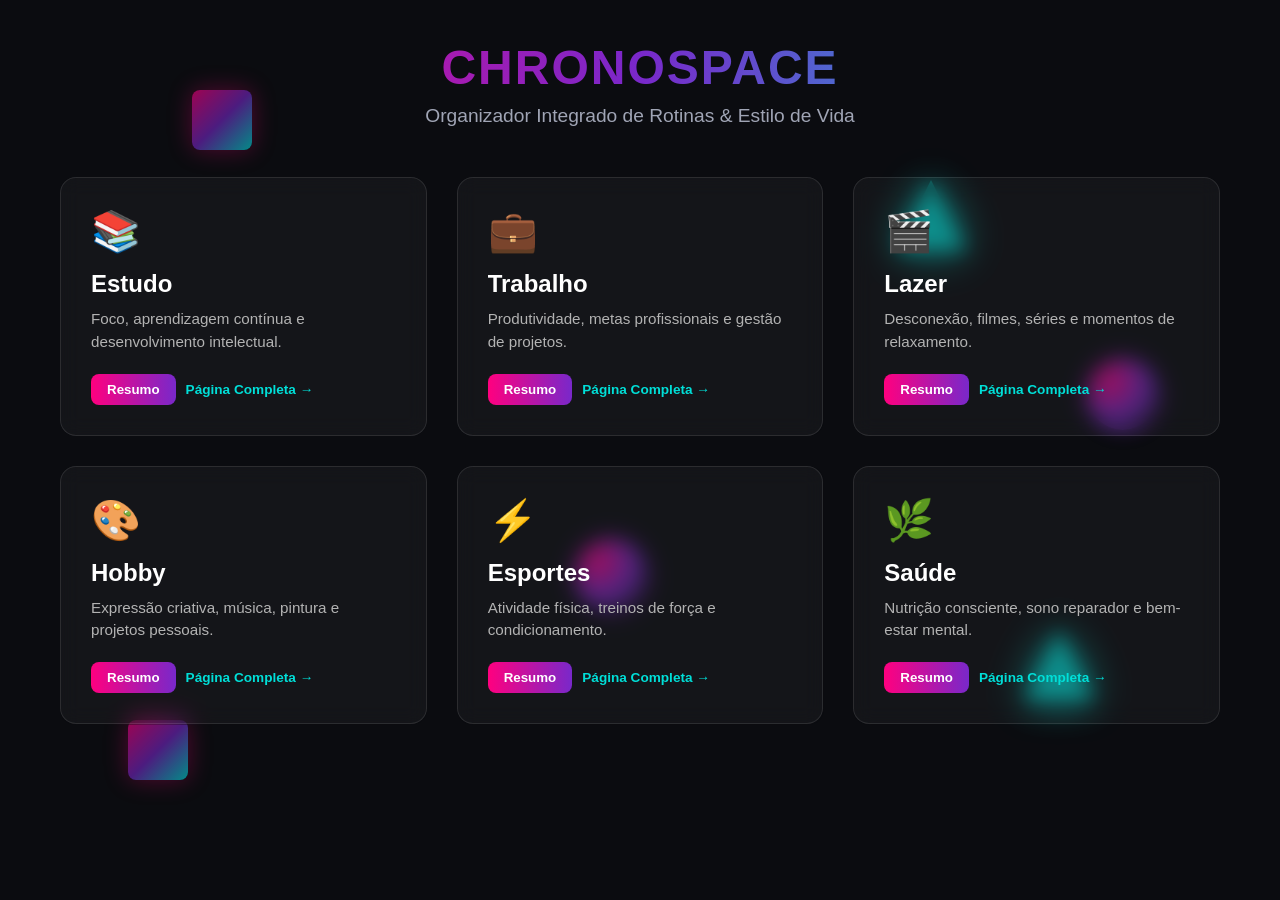
<file: index.html>
<!DOCTYPE html>
<html lang="pt-PT">
<head>
    <meta charset="UTF-8">
    <meta name="viewport" content="width=device-width, initial-scale=1.0">
    <title>ChronoSpace - Organizador de Rotinas 3D</title>
    <link rel="stylesheet" href="style.css">
</head>
<body>

    <!-- Fundo de Formas 3D Flutuantes -->
    <div class="space-background">
        <div class="shape cube shape-1"></div>
        <div class="shape pyramid shape-2"></div>
        <div class="shape sphere shape-3"></div>
        <div class="shape cube shape-4"></div>
        <div class="shape pyramid shape-5"></div>
        <div class="shape sphere shape-6"></div>
    </div>

    <!-- Conteúdo Principal -->
    <div class="container">
        <header class="header">
            <h1>ChronoSpace</h1>
            <p>Organizador Integrado de Rotinas & Estilo de Vida</p>
        </header>

        <main class="cards-grid">
            <!-- Card Estudo -->
            <div class="card" onclick="openModal('modal-estudo')">
                <div class="card-icon">📚</div>
                <h2>Estudo</h2>
                <p>Foco, aprendizagem contínua e desenvolvimento intelectual.</p>
                <div class="card-actions">
                    <button class="btn-modal" onclick="event.stopPropagation(); openModal('modal-estudo')">Resumo</button>
                    <a href="estudo.html" class="btn-link" onclick="event.stopPropagation()">Página Completa &rarr;</a>
                </div>
            </div>

            <!-- Card Trabalho -->
            <div class="card" onclick="openModal('modal-trabalho')">
                <div class="card-icon">💼</div>
                <h2>Trabalho</h2>
                <p>Produtividade, metas profissionais e gestão de projetos.</p>
                <div class="card-actions">
                    <button class="btn-modal" onclick="event.stopPropagation(); openModal('modal-trabalho')">Resumo</button>
                    <a href="trabalho.html" class="btn-link" onclick="event.stopPropagation()">Página Completa &rarr;</a>
                </div>
            </div>

            <!-- Card Lazer -->
            <div class="card" onclick="openModal('modal-lazer')">
                <div class="card-icon">🎬</div>
                <h2>Lazer</h2>
                <p>Desconexão, filmes, séries e momentos de relaxamento.</p>
                <div class="card-actions">
                    <button class="btn-modal" onclick="event.stopPropagation(); openModal('modal-lazer')">Resumo</button>
                    <a href="lazer.html" class="btn-link" onclick="event.stopPropagation()">Página Completa &rarr;</a>
                </div>
            </div>

            <!-- Card Hobby -->
            <div class="card" onclick="openModal('modal-hobby')">
                <div class="card-icon">🎨</div>
                <h2>Hobby</h2>
                <p>Expressão criativa, música, pintura e projetos pessoais.</p>
                <div class="card-actions">
                    <button class="btn-modal" onclick="event.stopPropagation(); openModal('modal-hobby')">Resumo</button>
                    <a href="hobby.html" class="btn-link" onclick="event.stopPropagation()">Página Completa &rarr;</a>
                </div>
            </div>

            <!-- Card Esportes -->
            <div class="card" onclick="openModal('modal-esportes')">
                <div class="card-icon">⚡</div>
                <h2>Esportes</h2>
                <p>Atividade física, treinos de força e condicionamento.</p>
                <div class="card-actions">
                    <button class="btn-modal" onclick="event.stopPropagation(); openModal('modal-esportes')">Resumo</button>
                    <a href="esportes.html" class="btn-link" onclick="event.stopPropagation()">Página Completa &rarr;</a>
                </div>
            </div>

            <!-- Card Saúde -->
            <div class="card" onclick="openModal('modal-saude')">
                <div class="card-icon">🌿</div>
                <h2>Saúde</h2>
                <p>Nutrição consciente, sono reparador e bem-estar mental.</p>
                <div class="card-actions">
                    <button class="btn-modal" onclick="event.stopPropagation(); openModal('modal-saude')">Resumo</button>
                    <a href="saude.html" class="btn-link" onclick="event.stopPropagation()">Página Completa &rarr;</a>
                </div>
            </div>
        </main>
    </div>

    <!-- Modais -->
    <div id="modal-estudo" class="modal">
        <div class="modal-content">
            <span class="close-btn" onclick="closeModal('modal-estudo')">&times;</span>
            <h2>📚 Rotina de Estudo</h2>
            <p><strong>Meta diária:</strong> 2 horas de estudo focado (Técnica Pomodoro).</p>
            <ul>
                <li>Leitura de artigos científicos e livros técnicos</li>
                <li>Prática de programação e resolução de problemas</li>
                <li>Revisão de anotações e mapas mentais</li>
            </ul>
        </div>
    </div>

    <div id="modal-trabalho" class="modal">
        <div class="modal-content">
            <span class="close-btn" onclick="closeModal('modal-trabalho')">&times;</span>
            <h2>💼 Rotina de Trabalho</h2>
            <p><strong>Meta diária:</strong> Organização de tarefas e prioridades.</p>
            <ul>
                <li>Planeamento matinal de tarefas urgentes</li>
                <li>Reuniões de alinhamento com a equipa</li>
                <li>Blocos de trabalho profundo sem distrações</li>
            </ul>
        </div>
    </div>

    <div id="modal-lazer" class="modal">
        <div class="modal-content">
            <span class="close-btn" onclick="closeModal('modal-lazer')">&times;</span>
            <h2>🎬 Rotina de Lazer</h2>
            <p><strong>Meta diária:</strong> Descanso mental de qualidade.</p>
            <ul>
                <li>Assistir a episódios de séries ou documentários</li>
                <li>Tempo com amigos e família</li>
                <li>Desconexão de e-mails e notificações de trabalho</li>
            </ul>
        </div>
    </div>

    <div id="modal-hobby" class="modal">
        <div class="modal-content">
            <span class="close-btn" onclick="closeModal('modal-hobby')">&times;</span>
            <h2>🎨 Rotina de Hobby</h2>
            <p><strong>Meta semanal:</strong> Dedicação a projetos pessoais sem pressão.</p>
            <ul>
                <li>Prática de instrumento musical ou desenho</li>
                <li>Leitura de ficção e literatura clássica</li>
                <li>Exploração de novas ferramentas tecnológicas</li>
            </ul>
        </div>
    </div>

    <div id="modal-esportes" class="modal">
        <div class="modal-content">
            <span class="close-btn" onclick="closeModal('modal-esportes')">&times;</span>
            <h2>⚡ Rotina de Esportes</h2>
            <p><strong>Meta diária:</strong> 45 a 60 minutos de treino físico.</p>
            <ul>
                <li>Treino de musculação / calistenia</li>
                <li>Exercícios cardiovasculares (corrida ou ciclismo)</li>
                <li>Alongamento e mobilidade articular</li>
            </ul>
        </div>
    </div>

    <div id="modal-saude" class="modal">
        <div class="modal-content">
            <span class="close-btn" onclick="closeModal('modal-saude')">&times;</span>
            <h2>🌿 Rotina de Saúde</h2>
            <p><strong>Meta diária:</strong> Hidratação e equilíbrio fisiológico.</p>
            <ul>
                <li>Ingestão de pelo menos 2.5 Litros de água</li>
                <li>Refeições equilibradas e ricas em nutrientes</li>
                <li>Higiene do sono para garantir 7-8 horas de descanso</li>
            </ul>
        </div>
    </div>

    <!-- JavaScript Integrado -->
    <script>
        function openModal(id) {
            document.getElementById(id).style.display = 'flex';
        }

        function closeModal(id) {
            document.getElementById(id).style.display = 'none';
        }

        // Fechar o modal ao clicar fora da caixa do conteúdo
        window.onclick = function(event) {
            let modals = document.getElementsByClassName('modal');
            for (let i = 0; i < modals.length; i++) {
                if (event.target == modals[i]) {
                    modals[i].style.display = 'none';
                }
            }
        }
    </script>
</body>
</html>
</file>
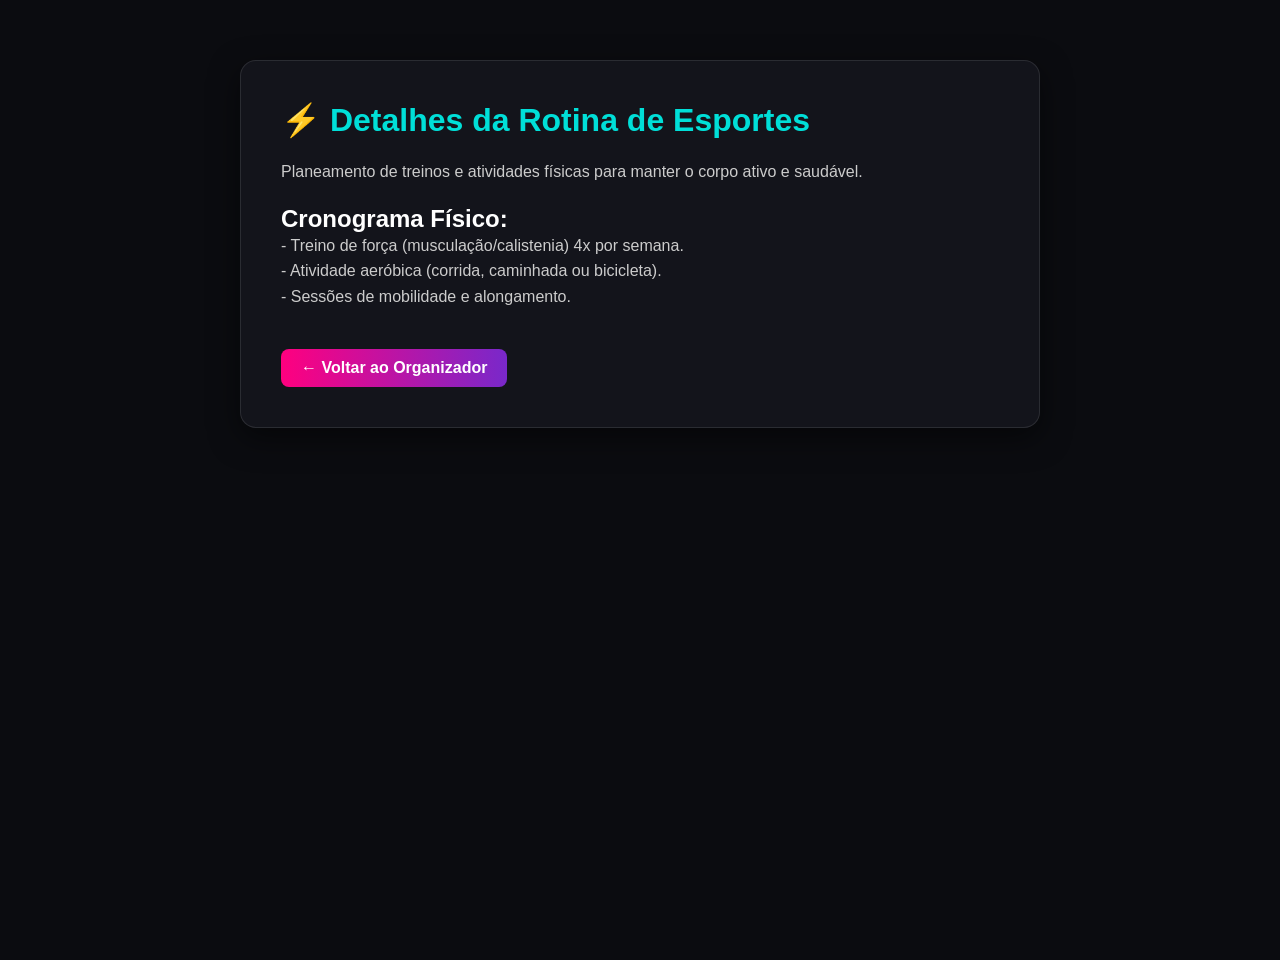
<file: esportes.html>
<!DOCTYPE html>
<html lang="pt-PT">
<head>
    <meta charset="UTF-8">
    <meta name="viewport" content="width=device-width, initial-scale=1.0">
    <title>ChronoSpace - Plano de Esportes</title>
    <link rel="stylesheet" href="style.css">
</head>
<body>
    <div class="page-container">
        <h1>⚡ Detalhes da Rotina de Esportes</h1>
        <p>Planeamento de treinos e atividades físicas para manter o corpo ativo e saudável.</p>

        <h2>Cronograma Físico:</h2>
        <p>- Treino de força (musculação/calistenia) 4x por semana.<br>
           - Atividade aeróbica (corrida, caminhada ou bicicleta).<br>
           - Sessões de mobilidade e alongamento.</p>

        <a href="index.html" class="back-btn">&larr; Voltar ao Organizador</a>
    </div>
</body>
</html>
</file>
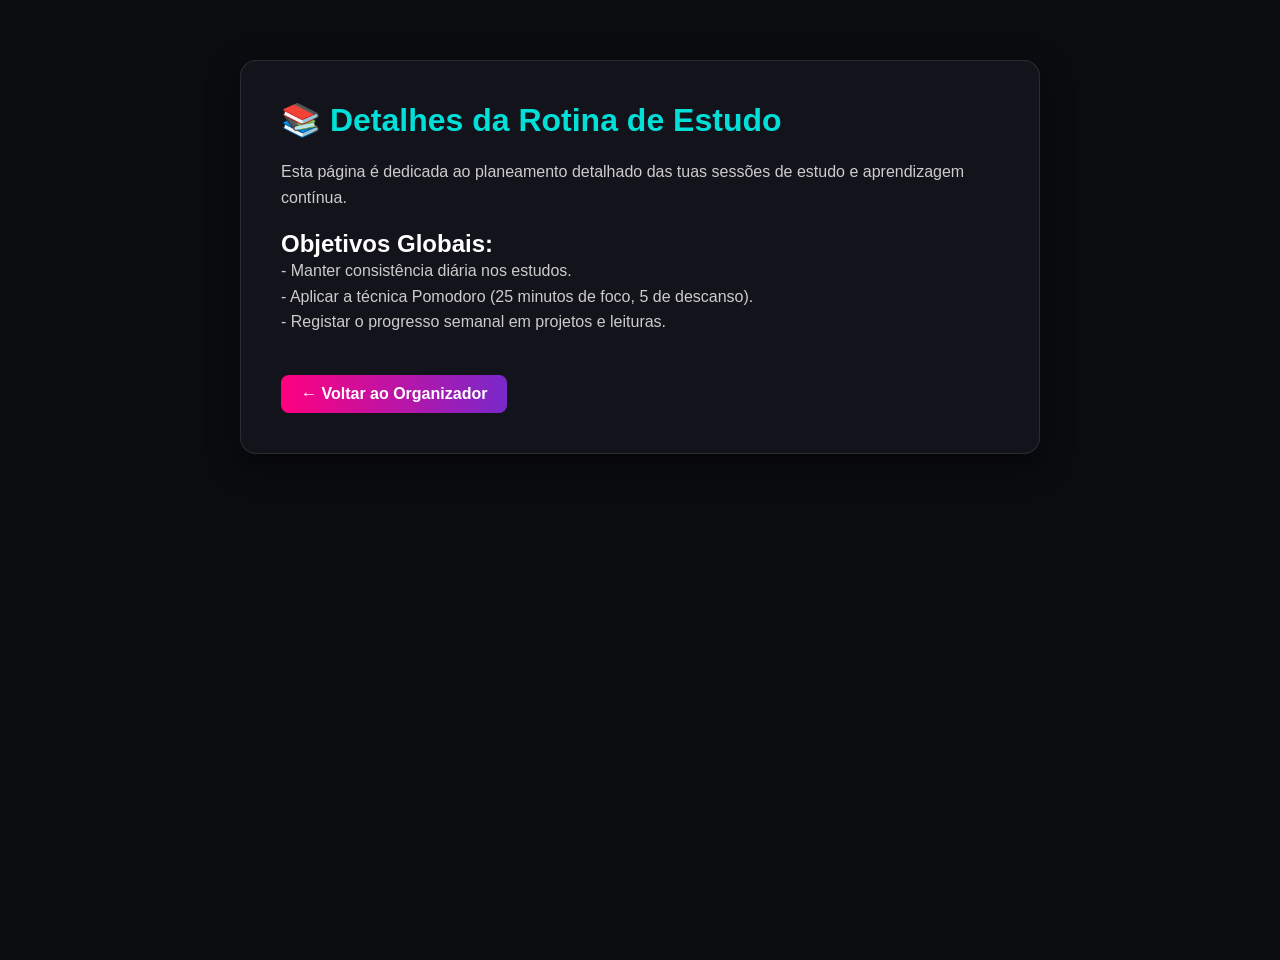
<file: estudo.html>
<!DOCTYPE html>
<html lang="pt-PT">
<head>
    <meta charset="UTF-8">
    <meta name="viewport" content="width=device-width, initial-scale=1.0">
    <title>ChronoSpace - Plano de Estudo</title>
    <link rel="stylesheet" href="style.css">
</head>
<body>
    <div class="page-container">
        <h1>📚 Detalhes da Rotina de Estudo</h1>
        <p>Esta página é dedicada ao planeamento detalhado das tuas sessões de estudo e aprendizagem contínua.</p>
        
        <h2>Objetivos Globais:</h2>
        <p>- Manter consistência diária nos estudos.<br>
           - Aplicar a técnica Pomodoro (25 minutos de foco, 5 de descanso).<br>
           - Registar o progresso semanal em projetos e leituras.</p>

        <a href="index.html" class="back-btn">&larr; Voltar ao Organizador</a>
    </div>
</body>
</html>
</file>
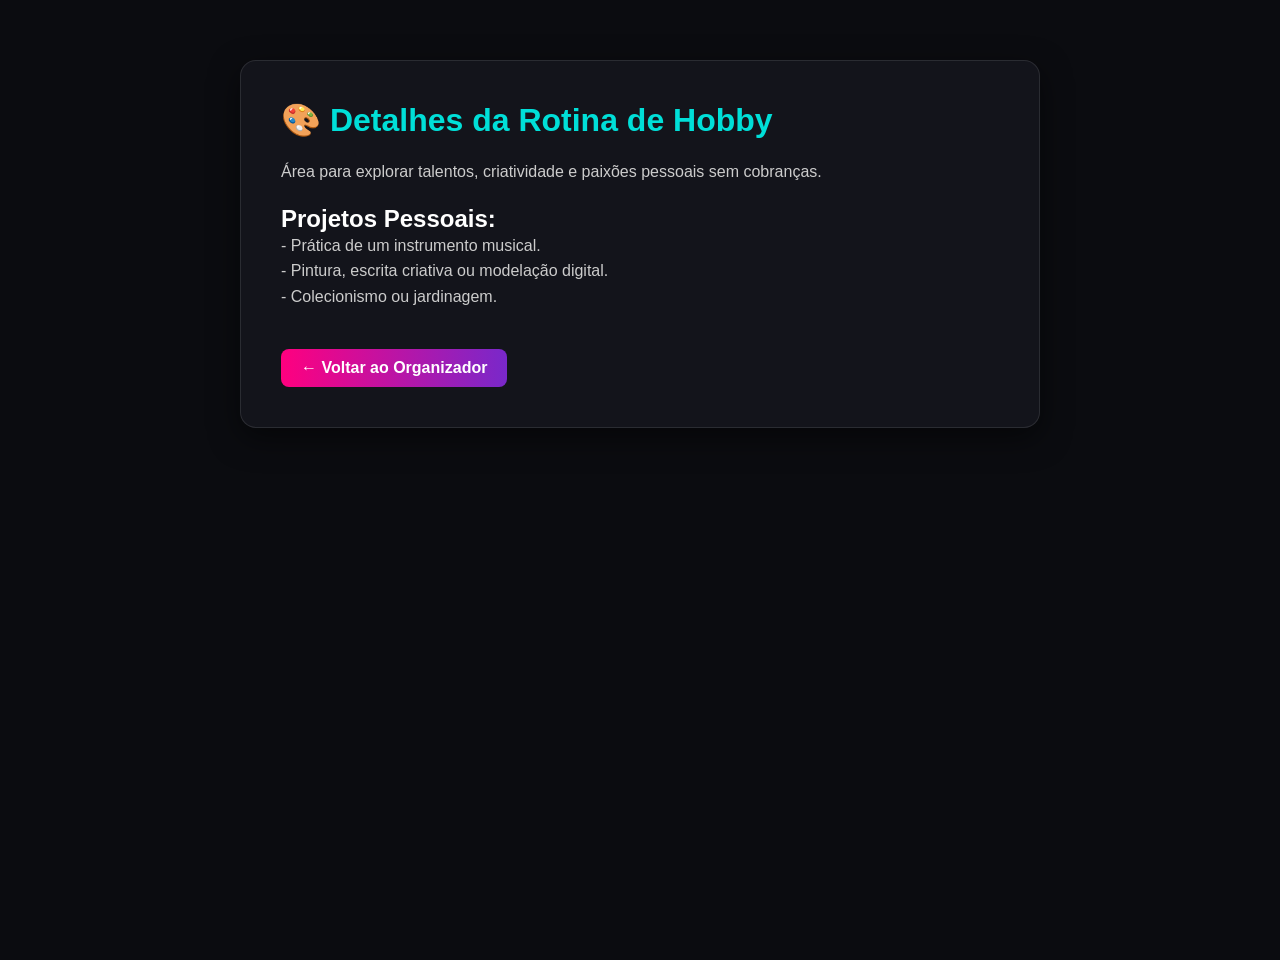
<file: hobby.html>
<!DOCTYPE html>
<html lang="pt-PT">
<head>
    <meta charset="UTF-8">
    <meta name="viewport" content="width=device-width, initial-scale=1.0">
    <title>ChronoSpace - Plano de Hobby</title>
    <link rel="stylesheet" href="style.css">
</head>
<body>
    <div class="page-container">
        <h1>🎨 Detalhes da Rotina de Hobby</h1>
        <p>Área para explorar talentos, criatividade e paixões pessoais sem cobranças.</p>

        <h2>Projetos Pessoais:</h2>
        <p>- Prática de um instrumento musical.<br>
           - Pintura, escrita criativa ou modelação digital.<br>
           - Colecionismo ou jardinagem.</p>

        <a href="index.html" class="back-btn">&larr; Voltar ao Organizador</a>
    </div>
</body>
</html>
</file>
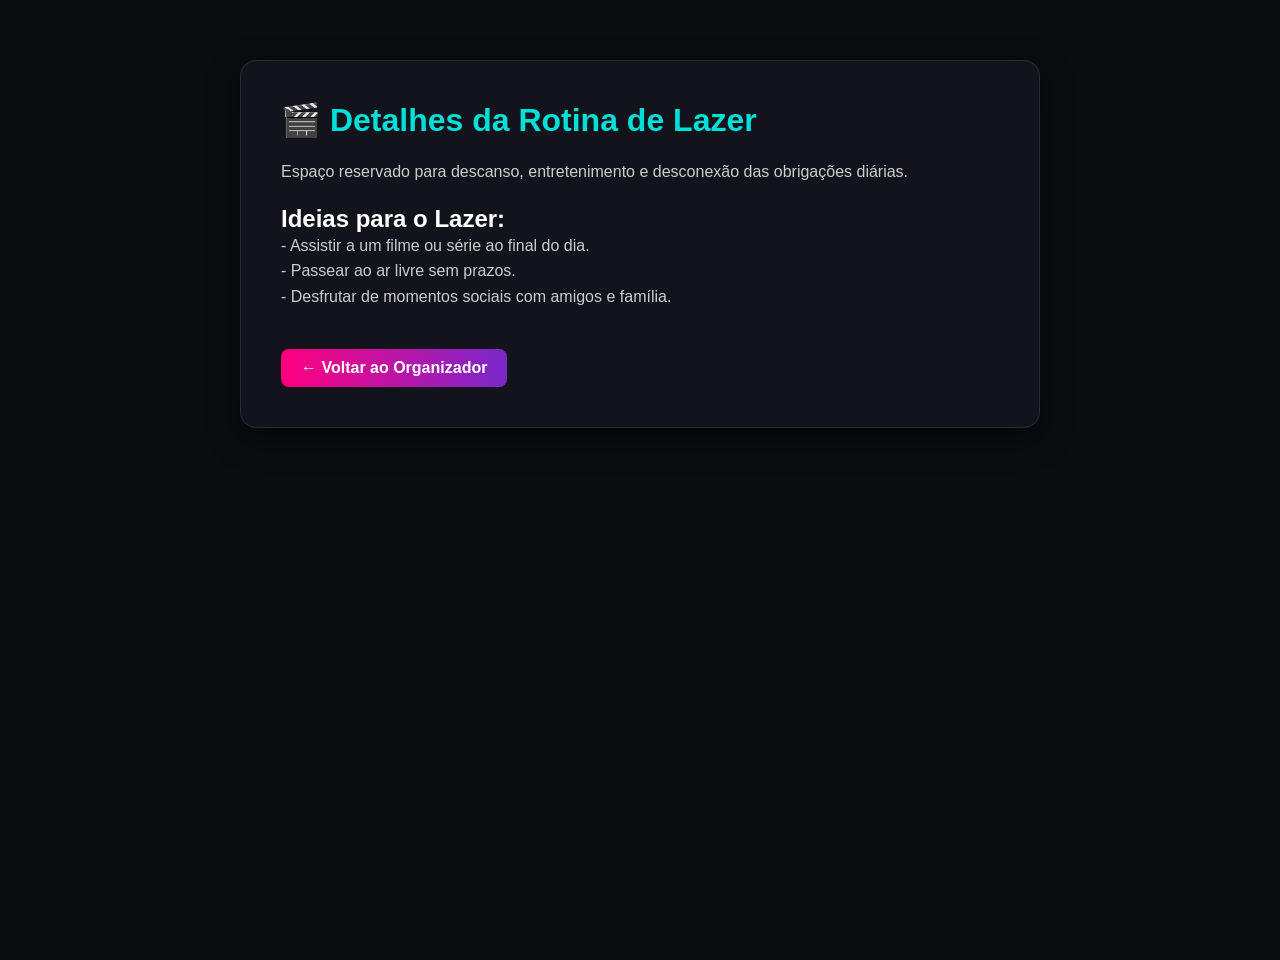
<file: lazer.html>
<!DOCTYPE html>
<html lang="pt-PT">
<head>
    <meta charset="UTF-8">
    <meta name="viewport" content="width=device-width, initial-scale=1.0">
    <title>ChronoSpace - Plano de Lazer</title>
    <link rel="stylesheet" href="style.css">
</head>
<body>
    <div class="page-container">
        <h1>🎬 Detalhes da Rotina de Lazer</h1>
        <p>Espaço reservado para descanso, entretenimento e desconexão das obrigações diárias.</p>

        <h2>Ideias para o Lazer:</h2>
        <p>- Assistir a um filme ou série ao final do dia.<br>
           - Passear ao ar livre sem prazos.<br>
           - Desfrutar de momentos sociais com amigos e família.</p>

        <a href="index.html" class="back-btn">&larr; Voltar ao Organizador</a>
    </div>
</body>
</html>
</file>
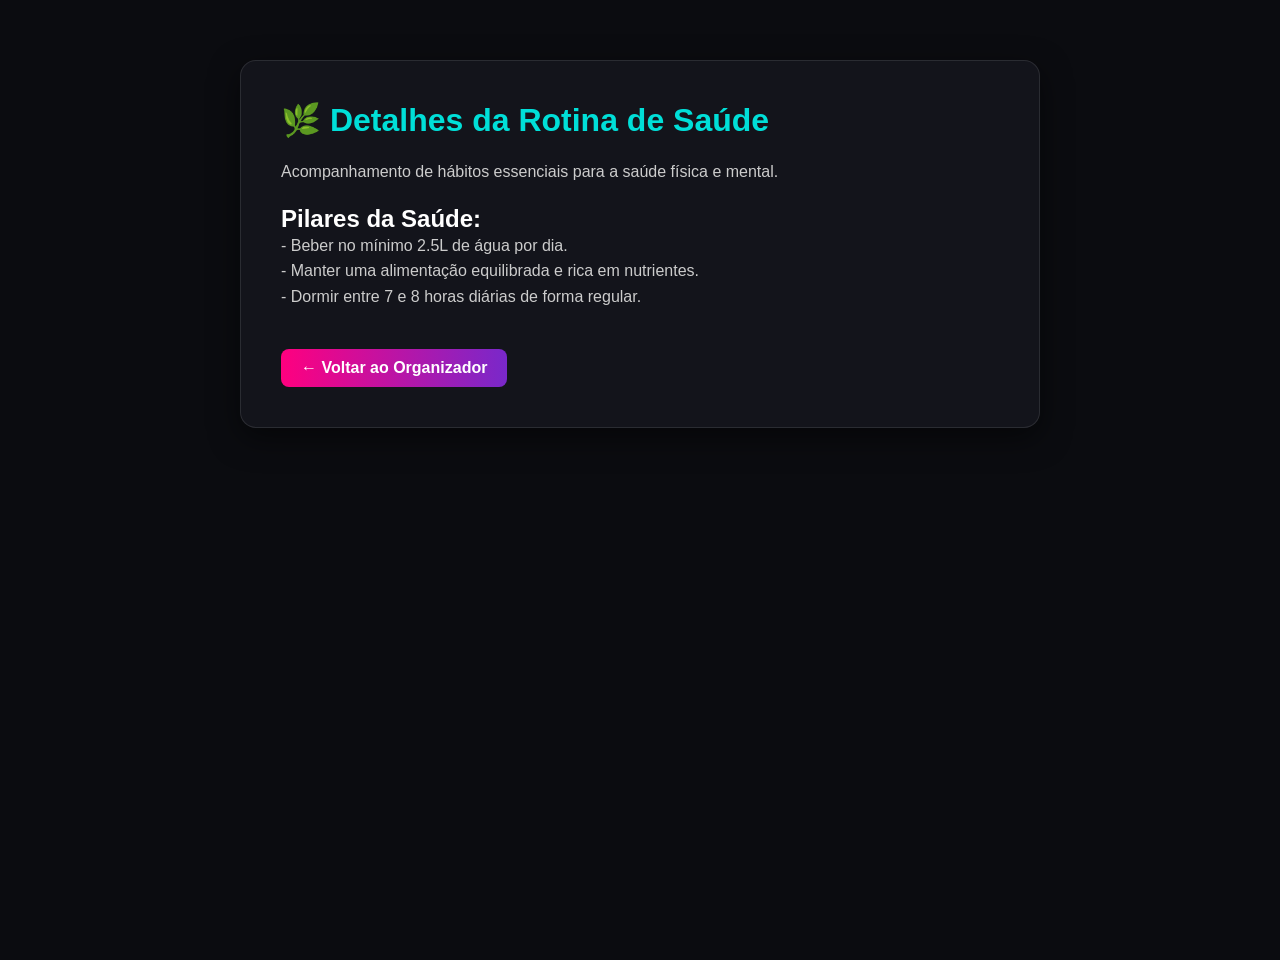
<file: saude.html>
<!DOCTYPE html>
<html lang="pt-PT">
<head>
    <meta charset="UTF-8">
    <meta name="viewport" content="width=device-width, initial-scale=1.0">
    <title>ChronoSpace - Plano de Saúde</title>
    <link rel="stylesheet" href="style.css">
</head>
<body>
    <div class="page-container">
        <h1>🌿 Detalhes da Rotina de Saúde</h1>
        <p>Acompanhamento de hábitos essenciais para a saúde física e mental.</p>

        <h2>Pilares da Saúde:</h2>
        <p>- Beber no mínimo 2.5L de água por dia.<br>
           - Manter uma alimentação equilibrada e rica em nutrientes.<br>
           - Dormir entre 7 e 8 horas diárias de forma regular.</p>

        <a href="index.html" class="back-btn">&larr; Voltar ao Organizador</a>
    </div>
</body>
</html>
</file>
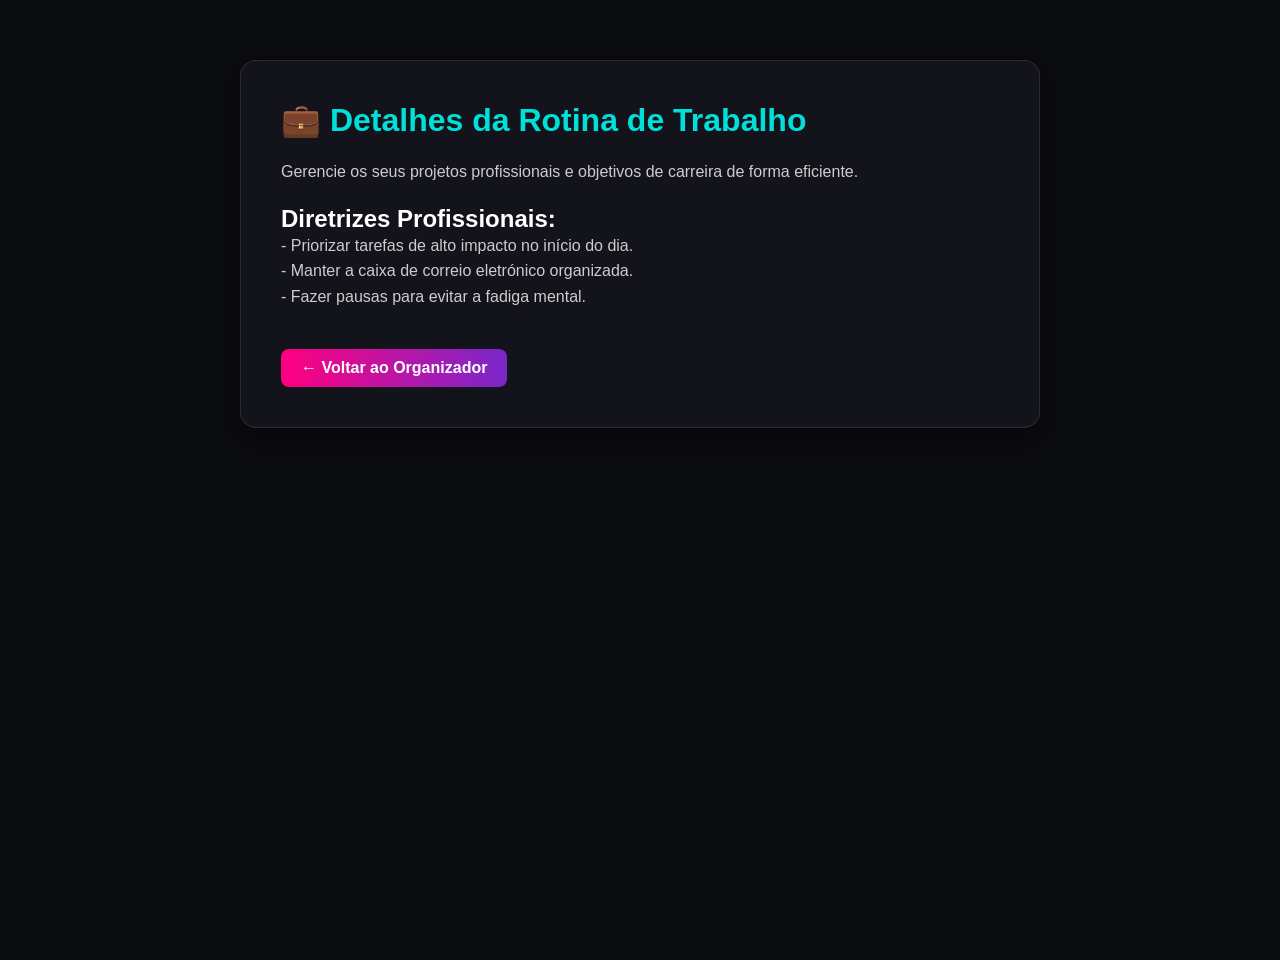
<file: trabalho.html>
<!DOCTYPE html>
<html lang="pt-PT">
<head>
    <meta charset="UTF-8">
    <meta name="viewport" content="width=device-width, initial-scale=1.0">
    <title>ChronoSpace - Plano de Trabalho</title>
    <link rel="stylesheet" href="style.css">
</head>
<body>
    <div class="page-container">
        <h1>💼 Detalhes da Rotina de Trabalho</h1>
        <p>Gerencie os seus projetos profissionais e objetivos de carreira de forma eficiente.</p>
        
        <h2>Diretrizes Profissionais:</h2>
        <p>- Priorizar tarefas de alto impacto no início do dia.<br>
           - Manter a caixa de correio eletrónico organizada.<br>
           - Fazer pausas para evitar a fadiga mental.</p>

        <a href="index.html" class="back-btn">&larr; Voltar ao Organizador</a>
    </div>
</body>
</html>
</file>
<file: style.css>
/* Configuração Global */
* {
    margin: 0;
    padding: 0;
    box-sizing: border-box;
    font-family: 'Segoe UI', Tahoma, Geneva, Verdana, sans-serif;
}

body {
    background-color: #0b0c10;
    color: #ffffff;
    min-height: 100vh;
    overflow-x: hidden;
    position: relative;
}

/* Fundo com Objetos 3D Flutuantes */
.space-background {
    position: fixed;
    top: 0;
    left: 0;
    width: 100%;
    height: 100%;
    z-index: 1;
    perspective: 1000px;
    pointer-events: none;
}

.shape {
    position: absolute;
    transform-style: preserve-3d;
    animation: float3D 12s infinite ease-in-out alternate;
    opacity: 0.6;
}

/* Formas Geométricas 3D */
.cube {
    width: 60px;
    height: 60px;
    background: linear-gradient(135deg, #ff007f, #7928ca, #00dfd8);
    box-shadow: 0 0 25px rgba(255, 0, 127, 0.5);
    border-radius: 8px;
}

.pyramid {
    width: 0;
    height: 0;
    border-left: 35px solid transparent;
    border-right: 35px solid transparent;
    border-bottom: 70px solid #00dfd8;
    filter: drop-shadow(0 0 20px #00dfd8);
}

.sphere {
    width: 70px;
    height: 70px;
    border-radius: 50%;
    background: radial-gradient(circle at 30% 30%, #ff007f, #7928ca, #0b0c10);
    box-shadow: 0 0 20px rgba(121, 40, 202, 0.6);
}

/* Posicionamento individual das formas no espaço */
.shape-1 { top: 10%; left: 15%; animation-duration: 10s; }
.shape-2 { top: 70%; left: 80%; animation-duration: 14s; }
.shape-3 { top: 40%; left: 85%; animation-duration: 11s; }
.shape-4 { top: 80%; left: 10%; animation-duration: 15s; }
.shape-5 { top: 20%; left: 70%; animation-duration: 9s; }
.shape-6 { top: 60%; left: 45%; animation-duration: 13s; }

/* Animação Tridimensional */
@keyframes float3D {
    0% {
        transform: translateY(0px) rotateX(0deg) rotateY(0deg) translateZ(0px);
    }
    50% {
        transform: translateY(-40px) rotateX(180deg) rotateY(90deg) translateZ(100px);
    }
    100% {
        transform: translateY(30px) rotateX(360deg) rotateY(360deg) translateZ(-50px);
    }
}

/* Estrutura Principal */
.container {
    position: relative;
    z-index: 2;
    max-width: 1200px;
    margin: 0 auto;
    padding: 40px 20px;
}

.header {
    text-align: center;
    margin-bottom: 50px;
}

.header h1 {
    font-size: 3rem;
    background: linear-gradient(90deg, #ff007f, #7928ca, #00dfd8);
    -webkit-background-clip: text;
    -webkit-text-fill-color: transparent;
    margin-bottom: 10px;
    text-transform: uppercase;
    letter-spacing: 2px;
}

.header p {
    color: #a0a5b5;
    font-size: 1.2rem;
}

/* Cards Grid com efeito de Vidro / 3D */
.cards-grid {
    display: grid;
    grid-template-columns: repeat(auto-fit, minmax(300px, 1fr));
    gap: 30px;
}

.card {
    background: rgba(255, 255, 255, 0.04);
    border: 1px solid rgba(255, 255, 255, 0.1);
    backdrop-filter: blur(10px);
    border-radius: 16px;
    padding: 30px;
    cursor: pointer;
    transition: transform 0.4s ease, box-shadow 0.4s ease, border-color 0.4s ease;
    transform-style: preserve-3d;
}

.card:hover {
    transform: translateY(-10px) rotateX(5deg) rotateY(5deg);
    box-shadow: 0 15px 35px rgba(121, 40, 202, 0.3);
    border-color: #00dfd8;
}

.card-icon {
    font-size: 2.5rem;
    margin-bottom: 15px;
}

.card h2 {
    font-size: 1.5rem;
    margin-bottom: 10px;
    color: #fff;
}

.card p {
    color: #b3b3b3;
    font-size: 0.95rem;
    line-height: 1.5;
    margin-bottom: 20px;
}

.card-actions {
    display: flex;
    gap: 10px;
    align-items: center;
}

.btn-modal {
    background: linear-gradient(90deg, #ff007f, #7928ca);
    border: none;
    color: white;
    padding: 8px 16px;
    border-radius: 8px;
    cursor: pointer;
    font-weight: bold;
    transition: opacity 0.3s ease;
}

.btn-modal:hover {
    opacity: 0.9;
}

.btn-link {
    color: #00dfd8;
    text-decoration: none;
    font-size: 0.85rem;
    font-weight: 600;
    transition: color 0.3s ease;
}

.btn-link:hover {
    color: #ff007f;
}

/* Modais */
.modal {
    display: none;
    position: fixed;
    z-index: 10;
    top: 0;
    left: 0;
    width: 100%;
    height: 100%;
    background-color: rgba(0, 0, 0, 0.8);
    backdrop-filter: blur(8px);
    justify-content: center;
    align-items: center;
}

.modal-content {
    background: #14161d;
    border: 2px solid #7928ca;
    border-radius: 16px;
    padding: 30px;
    width: 90%;
    max-width: 500px;
    position: relative;
    box-shadow: 0 0 30px rgba(255, 0, 127, 0.4);
    animation: modalAppear 0.3s ease-out;
}

@keyframes modalAppear {
    from {
        opacity: 0;
        transform: scale(0.8) translateY(-20px);
    }
    to {
        opacity: 1;
        transform: scale(1) translateY(0);
    }
}

.close-btn {
    position: absolute;
    top: 15px;
    right: 20px;
    color: #aaa;
    font-size: 28px;
    font-weight: bold;
    cursor: pointer;
}

.close-btn:hover {
    color: #ff007f;
}

.modal-content h2 {
    color: #00dfd8;
    margin-bottom: 15px;
}

.modal-content p {
    color: #e0e0e0;
    margin-bottom: 15px;
}

.modal-content ul {
    list-style-position: inside;
    color: #b3b3b3;
    line-height: 1.8;
}

/* Estilização para Páginas Secundárias */
.page-container {
    max-width: 800px;
    margin: 60px auto;
    padding: 40px;
    background: rgba(20, 22, 29, 0.9);
    border: 1px solid rgba(255, 255, 255, 0.1);
    border-radius: 16px;
    box-shadow: 0 10px 30px rgba(0, 0, 0, 0.5);
    position: relative;
    z-index: 2;
}

.page-container h1 {
    color: #00dfd8;
    margin-bottom: 20px;
}

.page-container p {
    line-height: 1.6;
    color: #cccccc;
    margin-bottom: 20px;
}

.back-btn {
    display: inline-block;
    margin-top: 20px;
    padding: 10px 20px;
    background: linear-gradient(90deg, #ff007f, #7928ca);
    color: white;
    text-decoration: none;
    border-radius: 8px;
    font-weight: bold;
}
</file>
